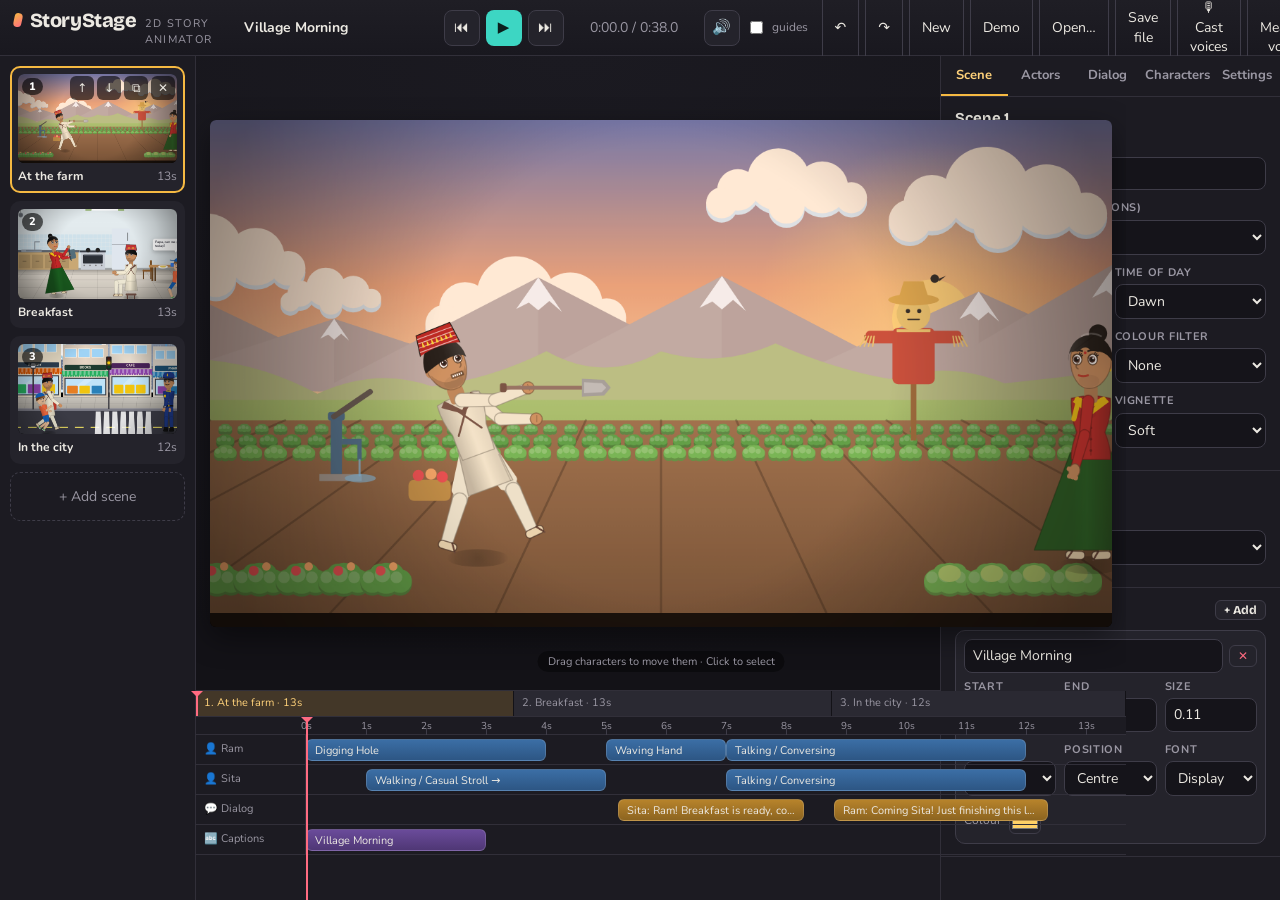
<file: index.html>
<!doctype html>
<html lang="en">
<head>
<meta charset="utf-8">
<meta name="viewport" content="width=device-width, initial-scale=1">
<title>StoryStage – 2D Story Animator</title>
<meta name="description" content="Build 2D animated stories in your browser: characters, 50 scenes, 65+ actions, dialog with TTS/recording/upload, and MP4 export. No install, no server.">
<link rel="icon" href="data:image/svg+xml,%3Csvg xmlns='http://www.w3.org/2000/svg' viewBox='0 0 64 64'%3E%3Crect width='64' height='64' rx='14' fill='%2318171d'/%3E%3Ccircle cx='32' cy='22' r='10' fill='%23f5b942'/%3E%3Crect x='20' y='34' width='24' height='22' rx='6' fill='%233dd6c3'/%3E%3C/svg%3E">
<link rel="preconnect" href="https://fonts.googleapis.com">
<link rel="preconnect" href="https://fonts.gstatic.com" crossorigin>
<link href="https://fonts.googleapis.com/css2?family=Bricolage+Grotesque:opsz,wght@12..96,500;12..96,700;12..96,800&family=Nunito:wght@400;600;700;800&display=swap" rel="stylesheet">
<link rel="stylesheet" href="css/app.css">
</head>
<body>
<div id="app" class="app">
  <header class="topbar">
    <div class="brand"><span class="brand-mark"></span><span class="brand-name">StoryStage</span><span class="brand-sub">2D story animator</span></div>
    <input id="projectTitle" class="title-input" value="My Story" title="Project title" spellcheck="false">
    <div class="transport">
      <button id="btnStart" class="icon" title="Go to start (Home)">⏮</button>
      <button id="btnPlay" class="icon primary" title="Play / pause (Space)">▶</button>
      <button id="btnEnd" class="icon" title="Go to end (End)">⏭</button>
      <span id="timeDisplay" class="time">0:00.0 / 0:00.0</span>
      <button id="btnMute" class="icon" title="Mute preview audio">🔊</button>
      <label class="chk small" title="Show stage guides"><input type="checkbox" id="chkGuides"> guides</label>
    </div>
    <div class="actions">
      <button id="btnUndo" class="ghost" title="Undo (Ctrl+Z)">↶</button>
      <button id="btnRedo" class="ghost" title="Redo (Ctrl+Y)">↷</button>
      <button id="btnNew" class="ghost">New</button>
      <button id="btnSample" class="ghost" title="Load the demo story">Demo</button>
      <button id="btnOpen" class="ghost">Open…</button>
      <button id="btnSave" class="ghost">Save file</button>
      <button id="btnCast" class="ghost" title="Choose the voice of every character in one place (browser voices or Gemini)">🎙 Cast voices</button>
      <button id="btnMeasure" class="ghost" title="Measure every spoken line in one click and fix scene lengths + lip-sync">⏱ Measure voices</button>
      <button id="btnExport" class="accent">Export video</button>
    </div>
  </header>

  <aside class="scenes-panel" id="scenesPanel"></aside>

  <main class="center">
    <div class="stage-wrap" id="stageWrap">
      <canvas id="stage" width="1280" height="720"></canvas>
      <div class="stage-hint" id="stageHint">Drag characters to move them · Click to select</div>
    </div>
    <div class="timeline" id="timeline"></div>
  </main>

  <aside class="inspector" id="inspector">
    <nav class="tabs" id="tabs">
      <button data-tab="scene" class="active">Scene</button>
      <button data-tab="actors">Actors</button>
      <button data-tab="dialog">Dialog</button>
      <button data-tab="characters">Characters</button>
      <button data-tab="settings">Settings</button>
    </nav>
    <div class="tab-body" id="tabBody"></div>
  </aside>

  <div id="modal" class="modal hidden"><div class="modal-card" id="modalCard"></div></div>
  <div id="toast" class="toast hidden"></div>
  <input type="file" id="fileInput" hidden>
</div>
<script type="module" src="js/main.js"></script>
</body>
</html>
</file>
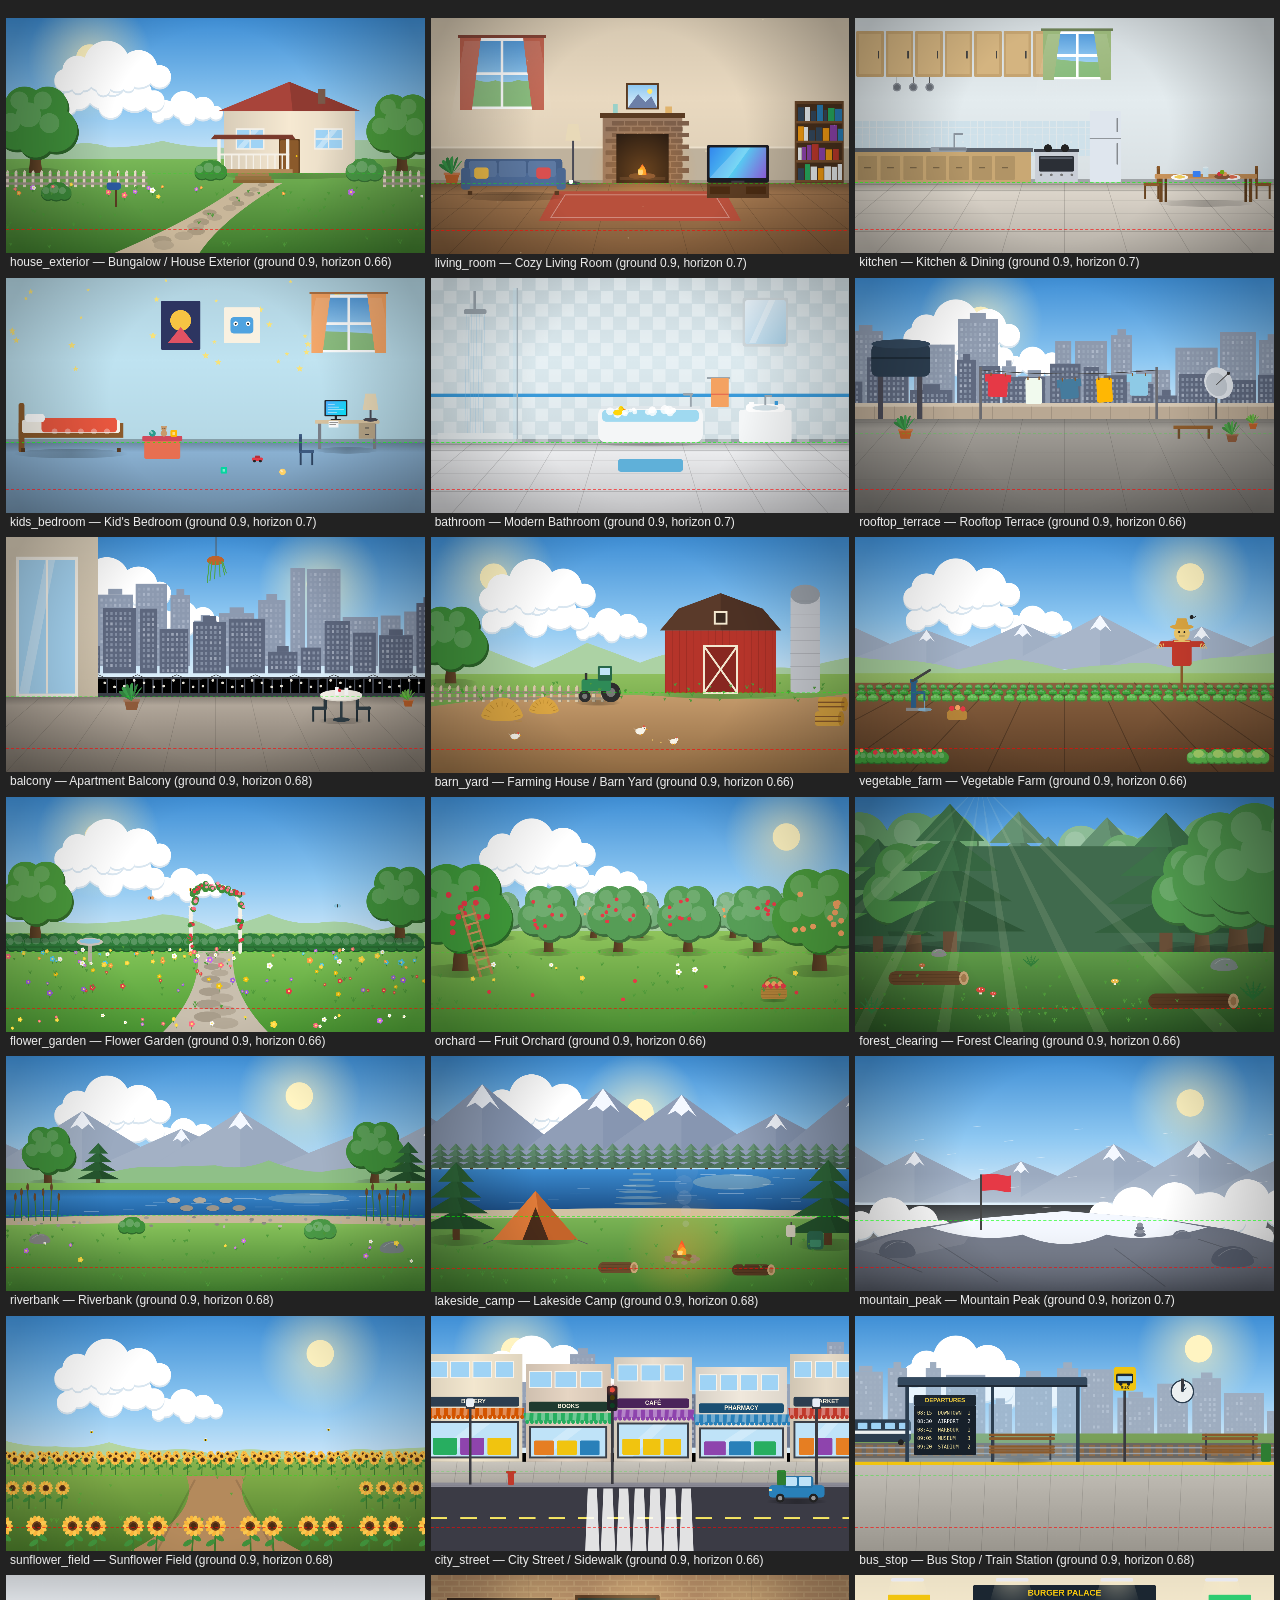
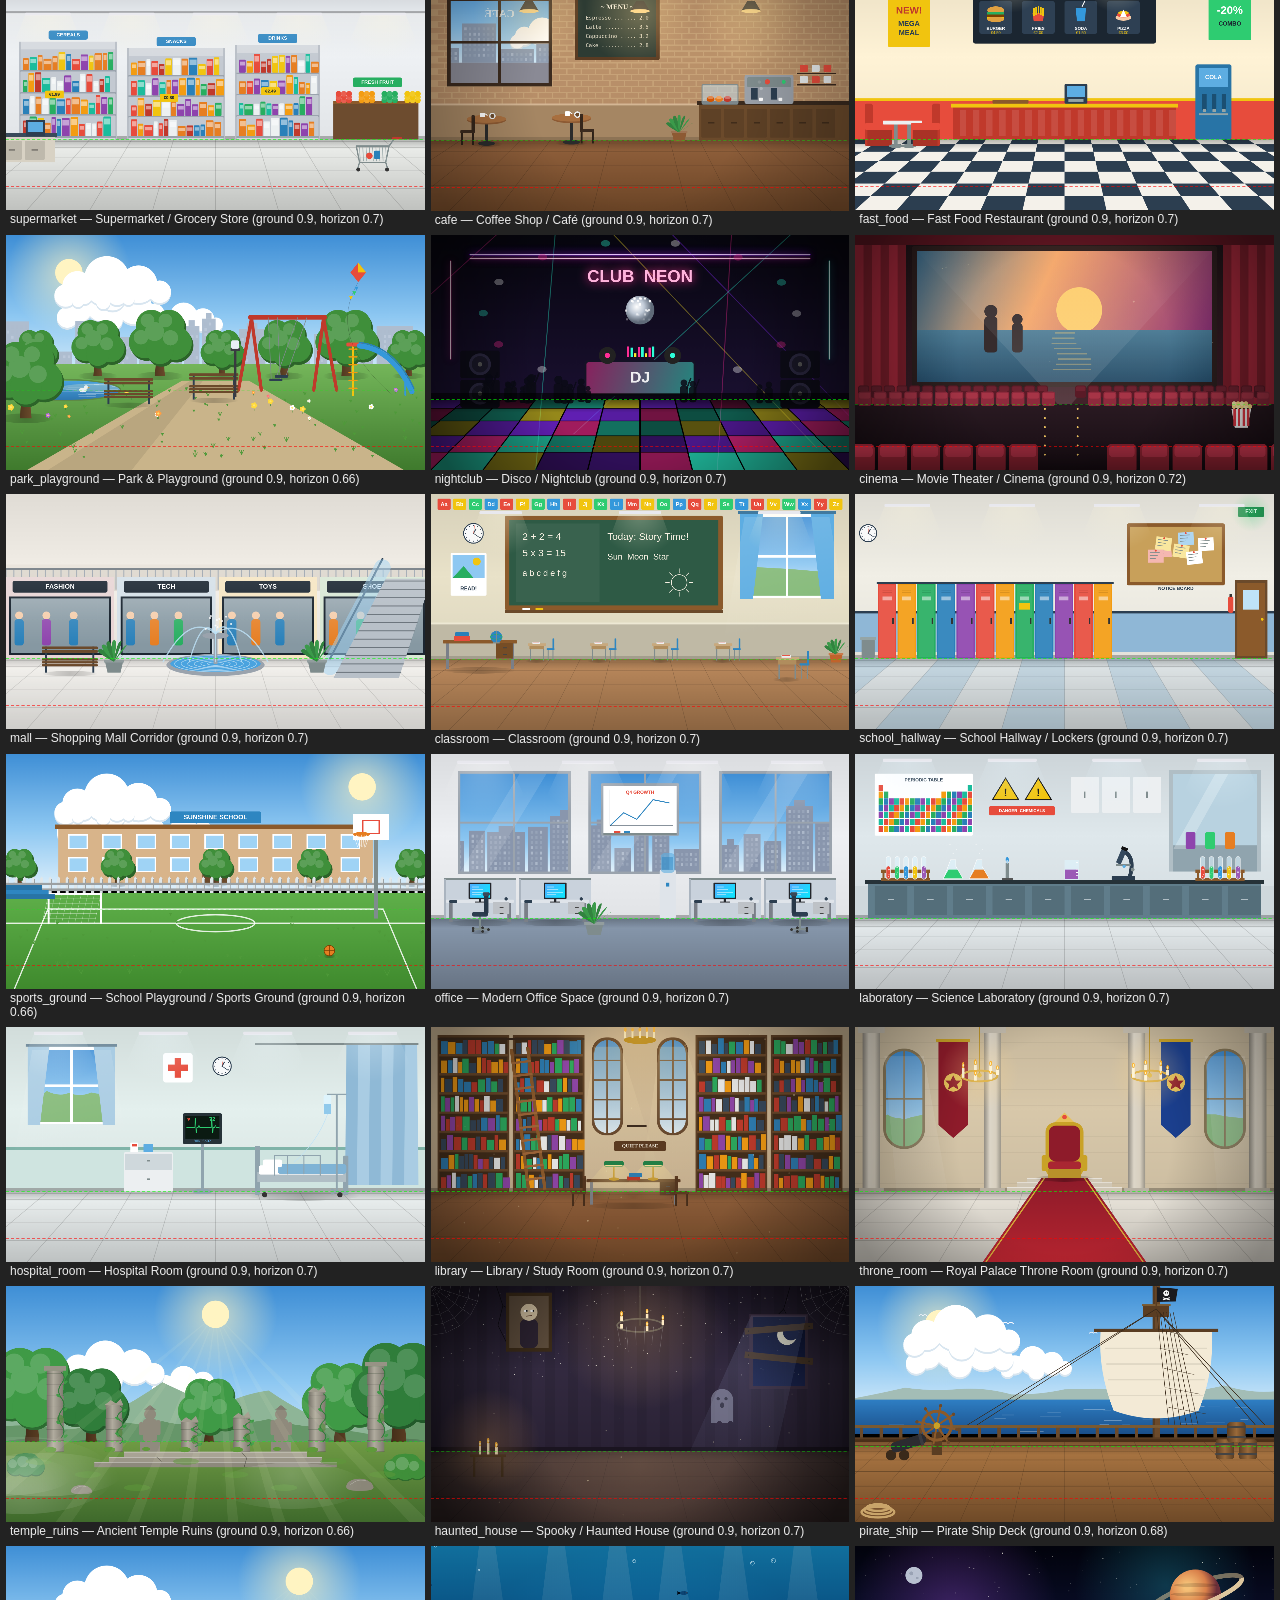
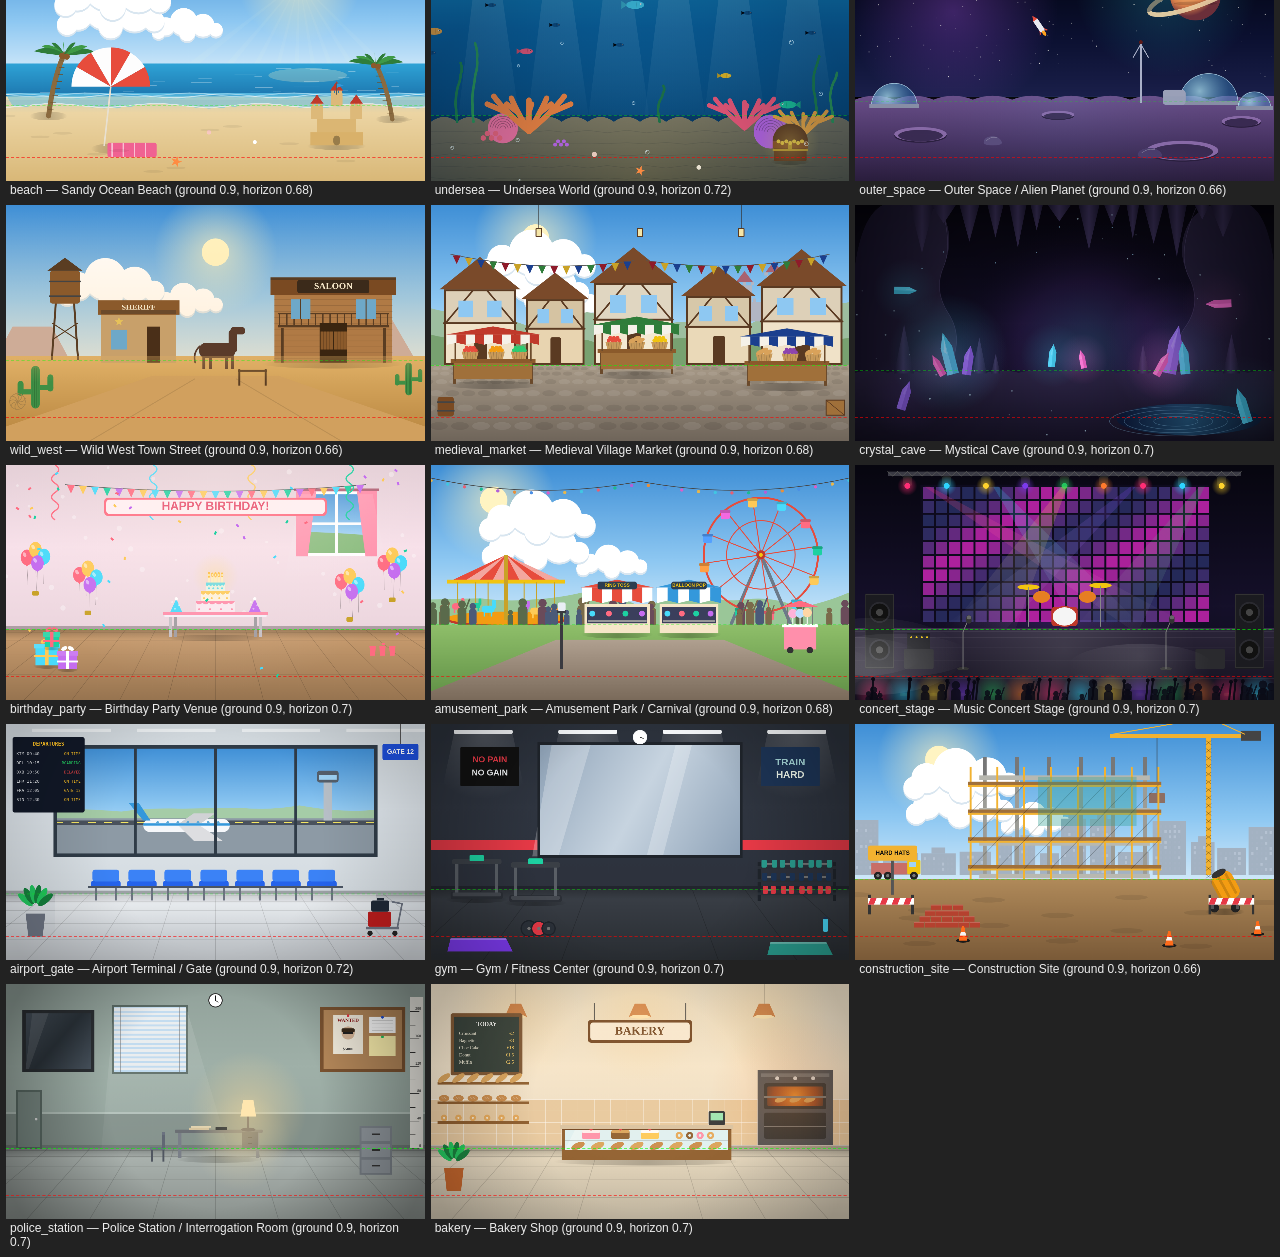
<file: test/gallery.html>
<!doctype html>
<html>
<head>
<meta charset="utf-8">
<title>Scene gallery</title>
<style>
  body { margin: 0; background: #222; color: #eee; font: 12px sans-serif; }
  .grid { display: grid; grid-template-columns: repeat(3, 1fr); gap: 6px; padding: 6px; }
  figure { margin: 0; }
  figcaption { padding: 2px 4px; }
  canvas { width: 100%; display: block; background: #000; }
  #err { color: #f66; white-space: pre-wrap; padding: 6px; }
</style>
</head>
<body>
<div id="err"></div>
<div class="grid" id="grid"></div>
<script type="module">
  // Usage: gallery.html?file=daily&tod=day&t=2   (file = category file name without .js, or "all")
  const q = new URLSearchParams(location.search);
  const file = q.get('file') || 'all';
  const tod = q.get('tod') || 'day';
  const t = parseFloat(q.get('t') || '1.5');
  const weather = q.get('weather') || 'none';
  const err = document.getElementById('err');
  window.addEventListener('error', (e) => { err.textContent += e.message + '\n'; });
  try {
    let scenes;
    if (file === 'all') scenes = (await import('../js/engine/scenes/index.js')).SCENES;
    else scenes = (await import(`../js/engine/scenes/${file}.js`)).default;
    const grid = document.getElementById('grid');
    for (const s of scenes) {
      const fig = document.createElement('figure');
      const c = document.createElement('canvas'); c.width = 1280; c.height = 720;
      const cap = document.createElement('figcaption'); cap.textContent = `${s.id} — ${s.name} (ground ${s.groundY}, horizon ${s.horizonY})`;
      fig.append(c, cap); grid.append(fig);
      const ctx = c.getContext('2d');
      const env = { W: 1280, H: 720, t, tod, seed: 1, weather };
      try {
        s.paint(ctx, env);
        if (s.paintFront) s.paintFront(ctx, env);
        // draw ground/horizon guides
        ctx.strokeStyle = 'rgba(255,0,0,0.6)'; ctx.lineWidth = 2; ctx.setLineDash([8, 8]);
        ctx.beginPath(); ctx.moveTo(0, s.groundY * 720); ctx.lineTo(1280, s.groundY * 720); ctx.stroke();
        ctx.strokeStyle = 'rgba(0,255,0,0.6)'; ctx.beginPath(); ctx.moveTo(0, s.horizonY * 720); ctx.lineTo(1280, s.horizonY * 720); ctx.stroke();
        ctx.setLineDash([]);
      } catch (e) { err.textContent += `${s.id}: ${e.stack}\n`; }
    }
  } catch (e) { err.textContent += e.stack; }
  document.body.dataset.done = '1';
</script>
</body>
</html>
</file>
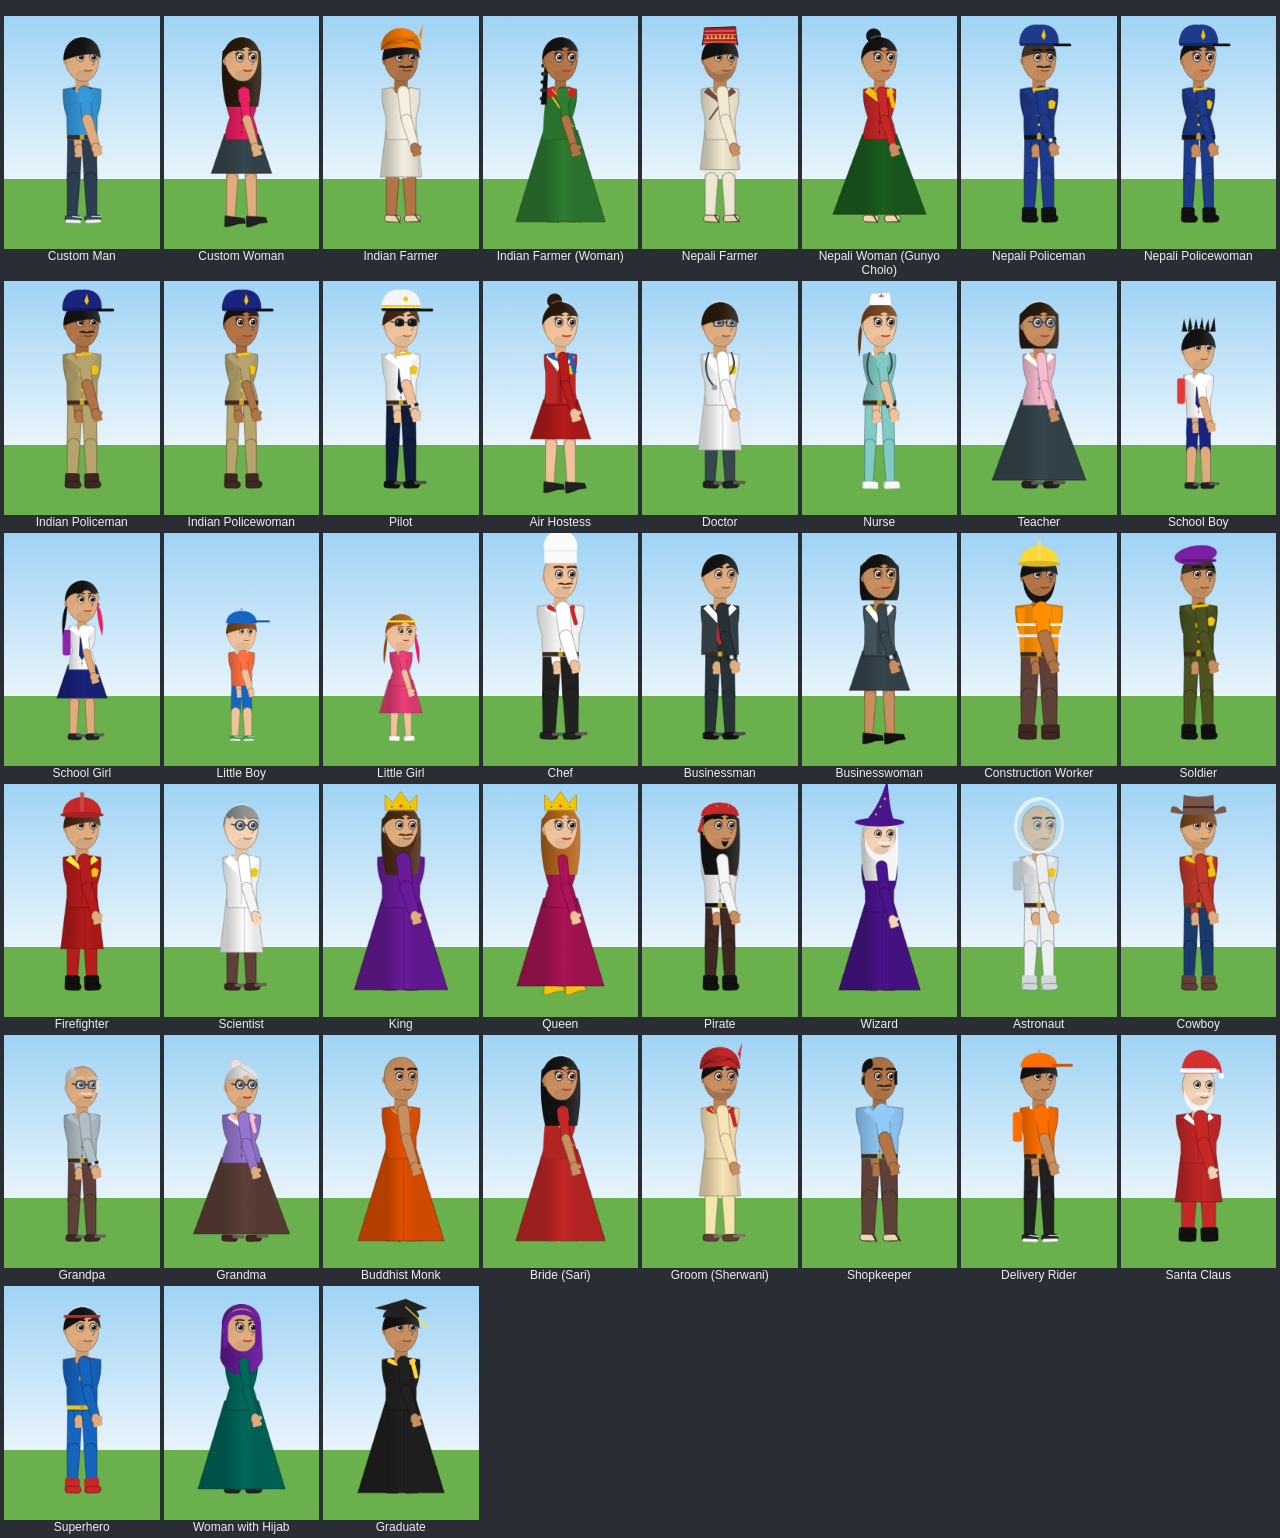
<file: test/rig.html>
<!doctype html>
<html>
<head>
<meta charset="utf-8">
<title>Rig test</title>
<style>
  body { margin: 0; background: #2a2d34; color: #eee; font: 12px sans-serif; }
  .grid { display: grid; grid-template-columns: repeat(var(--cols, 8), 1fr); gap: 4px; padding: 4px; }
  figure { margin: 0; text-align: center; }
  canvas { width: 100%; display: block; background: linear-gradient(#9fd3f5, #e8f4fb 70%, #6ab04c 70%); }
  #err { color: #f66; white-space: pre-wrap; padding: 6px; }
</style>
</head>
<body>
<div id="err"></div>
<div class="grid" id="grid"></div>
<script type="module">
  // ?mode=presets | actions | frame   &t=1.2 &preset=pilot &front=1
  const q = new URLSearchParams(location.search);
  const mode = q.get('mode') || 'presets';
  const t = parseFloat(q.get('t') || '0.6');
  const err = document.getElementById('err');
  window.addEventListener('error', (e) => { err.textContent += e.message + '\n'; });
  const grid = document.getElementById('grid');
  try {
    const { drawCharacter } = await import('../js/engine/character.js');
    const { PRESETS, presetAppearance } = await import('../js/engine/presets.js');
    const { ACTIONS, poseAt } = await import('../js/engine/actions.js');
    const cell = (label, w = 200, h = 300) => {
      const fig = document.createElement('figure');
      const c = document.createElement('canvas'); c.width = w; c.height = h;
      const cap = document.createElement('figcaption'); cap.textContent = label;
      fig.append(c, cap); grid.append(fig);
      return c.getContext('2d');
    };
    if (mode === 'presets') {
      grid.style.setProperty('--cols', 8);
      for (const p of PRESETS) {
        const ctx = cell(p.name);
        const pose = poseAt(ACTIONS[0], t);
        drawCharacter(ctx, p.app, pose, { x: 100, y: 270, scale: 2.4, facing: 1, orientation: q.get('front') ? 'front' : 'side', t });
      }
    } else if (mode === 'actions') {
      grid.style.setProperty('--cols', 8);
      const app = presetAppearance(q.get('preset') || 'custom_male');
      for (const a of ACTIONS) {
        const ctx = cell(a.name);
        const pose = poseAt(a, t);
        drawCharacter(ctx, app, pose, { x: 100, y: 270, scale: 2.2, facing: 1, t });
      }
    } else if (mode === 'frame') {
      grid.style.setProperty('--cols', 1);
      const { renderFrame } = await import('../js/engine/renderer.js');
      const { createSampleProject } = await import('../js/state.js');
      const project = createSampleProject();
      const ctx = cell('frame', 1280, 720);
      renderFrame(ctx, project, t, { width: 1280, height: 720, showGuides: !!q.get('guides') });
    }
  } catch (e) { err.textContent += e.stack; }
  document.body.dataset.done = '1';
</script>
</body>
</html>
</file>
<file: css/app.css>
:root {
  --ink: #131217;
  --panel: #1c1b22;
  --panel-2: #24232b;
  --line: #312f39;
  --line-2: #3e3c48;
  --text: #ece9e2;
  --muted: #9a97a3;
  --amber: #f5b942;
  --amber-2: #ffd27a;
  --teal: #3dd6c3;
  --rose: #ff6b81;
  --green: #7ad67a;
  --shadow: 0 10px 30px rgba(0,0,0,.45);
  --radius: 12px;
  --font-display: "Bricolage Grotesque", "Nunito", system-ui, sans-serif;
  --font-body: "Nunito", "Segoe UI", system-ui, sans-serif;
}
* { box-sizing: border-box; }
html, body { height: 100%; margin: 0; }
body { background: var(--ink); color: var(--text); font: 14px/1.4 var(--font-body); overflow: hidden; }
button, input, select, textarea { font: inherit; color: inherit; }
button { cursor: pointer; border: 1px solid var(--line-2); background: var(--panel-2); border-radius: 8px; padding: 6px 12px; transition: background .15s, border-color .15s, transform .05s; }
button:hover { background: #2d2c35; border-color: #4a4856; }
button:active { transform: translateY(1px); }
button.primary { background: var(--teal); color: #0b1f1c; border-color: transparent; font-weight: 800; }
button.primary:hover { background: #5ee6d4; }
button.accent { background: var(--amber); color: #2a1d00; border-color: transparent; font-weight: 800; }
button.accent:hover { background: var(--amber-2); }
button.ghost { background: transparent; }
button.danger { color: var(--rose); }
button.icon { width: 36px; height: 36px; padding: 0; display: inline-grid; place-items: center; font-size: 15px; }
button.tiny { padding: 2px 8px; font-size: 12px; border-radius: 6px; }
button:disabled { opacity: .45; cursor: default; }
input[type=text], input[type=number], select, textarea { background: #15141a; border: 1px solid var(--line-2); border-radius: 8px; padding: 6px 8px; width: 100%; min-width: 0; }
input[type=text]:focus, input[type=number]:focus, select:focus, textarea:focus { outline: none; border-color: var(--teal); box-shadow: 0 0 0 3px rgba(61,214,195,.18); }
input[type=range] { width: 100%; accent-color: var(--amber); }
input[type=color] { width: 32px; height: 28px; padding: 0; border: 1px solid var(--line-2); border-radius: 6px; background: none; cursor: pointer; }
textarea { resize: vertical; min-height: 56px; }
label.chk { display: inline-flex; align-items: center; gap: 6px; cursor: pointer; }
label.chk.small { font-size: 12px; color: var(--muted); }
.hidden { display: none !important; }
.muted { color: var(--muted); }
.small { font-size: 12px; }
.row { display: flex; gap: 8px; align-items: center; }
.row > * { flex: 1; }
.row > .fixed { flex: 0 0 auto; }
.grid2 { display: grid; grid-template-columns: 1fr 1fr; gap: 8px; }
.grid3 { display: grid; grid-template-columns: repeat(3, 1fr); gap: 8px; }
.field { display: flex; flex-direction: column; gap: 4px; margin-bottom: 10px; }
.field > span.lbl { font-size: 11px; letter-spacing: .06em; text-transform: uppercase; color: var(--muted); font-weight: 700; }
.section { padding: 12px 14px; border-bottom: 1px solid var(--line); }
.section h3 { margin: 0 0 10px; font: 700 15px var(--font-display); letter-spacing: .01em; display: flex; align-items: center; justify-content: space-between; gap: 8px; }
.section h3 .right { display: inline-flex; gap: 6px; }
.badge { display: inline-block; padding: 1px 7px; border-radius: 99px; background: var(--panel-2); border: 1px solid var(--line-2); font-size: 11px; color: var(--muted); }
.badge.warn { background: rgba(255,107,129,.15); border-color: rgba(255,107,129,.5); color: var(--rose); }
.badge.ok { background: rgba(122,214,122,.12); border-color: rgba(122,214,122,.45); color: var(--green); }
.chip { display: inline-flex; align-items: center; gap: 4px; padding: 3px 8px; border-radius: 99px; background: var(--panel-2); border: 1px solid var(--line-2); font-size: 12px; cursor: pointer; }
.chip.on { background: rgba(245,185,66,.18); border-color: var(--amber); color: var(--amber-2); }
.swatches { display: flex; flex-wrap: wrap; gap: 6px; }
.swatch { width: 24px; height: 24px; border-radius: 50%; border: 2px solid transparent; cursor: pointer; box-shadow: inset 0 0 0 1px rgba(0,0,0,.4); }
.swatch.on { border-color: var(--amber); }

/* ---------- layout ---------- */
.app { display: grid; grid-template-columns: 196px 1fr 340px; grid-template-rows: 56px 1fr; height: 100vh; }
.topbar { grid-column: 1 / -1; display: flex; align-items: center; gap: 14px; padding: 0 14px; background: linear-gradient(180deg, #1f1e25, #19181f); border-bottom: 1px solid var(--line); }
.brand { display: flex; align-items: baseline; gap: 8px; }
.brand-mark { width: 14px; height: 14px; border-radius: 4px; background: linear-gradient(135deg, var(--amber), var(--rose)); display: inline-block; transform: rotate(12deg); }
.brand-name { font: 800 20px var(--font-display); letter-spacing: -.02em; }
.brand-sub { font-size: 11px; color: var(--muted); text-transform: uppercase; letter-spacing: .12em; }
.title-input { background: transparent; border: 1px solid transparent; border-radius: 8px; padding: 6px 10px; width: 220px; font-weight: 700; }
.title-input:hover, .title-input:focus { border-color: var(--line-2); background: #15141a; outline: none; }
.transport { display: flex; align-items: center; gap: 6px; margin-left: auto; }
.transport .time { font-variant-numeric: tabular-nums; min-width: 128px; text-align: center; color: var(--muted); }
.actions { display: flex; gap: 6px; }

.scenes-panel { background: var(--panel); border-right: 1px solid var(--line); overflow-y: auto; padding: 10px; display: flex; flex-direction: column; gap: 8px; }
.scene-card { position: relative; border: 2px solid transparent; border-radius: 10px; background: var(--panel-2); padding: 6px; cursor: pointer; transition: border-color .15s; }
.scene-card:hover { border-color: var(--line-2); }
.scene-card.active { border-color: var(--amber); }
.scene-card canvas { width: 100%; border-radius: 6px; display: block; background: #000; aspect-ratio: 16 / 9; }
.scene-card .meta { display: flex; justify-content: space-between; align-items: center; margin-top: 5px; font-size: 12px; }
.scene-card .meta b { font-weight: 700; white-space: nowrap; overflow: hidden; text-overflow: ellipsis; max-width: 110px; }
.scene-card .num { position: absolute; top: 10px; left: 10px; background: rgba(0,0,0,.6); color: #fff; font-size: 11px; font-weight: 800; padding: 1px 7px; border-radius: 99px; }
.scene-card .tools { display: none; position: absolute; top: 8px; right: 8px; gap: 3px; }
.scene-card:hover .tools, .scene-card.active .tools { display: flex; }
.scene-card .tools button { width: 24px; height: 24px; padding: 0; font-size: 12px; border-radius: 6px; background: rgba(0,0,0,.6); border-color: transparent; }
.add-scene { border: 1px dashed var(--line-2); border-radius: 10px; padding: 14px; text-align: center; color: var(--muted); background: transparent; }
.add-scene:hover { color: var(--amber); border-color: var(--amber); }

.center { display: grid; grid-template-rows: 1fr 210px; min-width: 0; min-height: 0; background: radial-gradient(1200px 600px at 50% 0%, #1b1a21, var(--ink)); }
.stage-wrap { position: relative; display: grid; place-items: center; padding: 14px; min-height: 0; overflow: hidden; }
#stage { max-width: 100%; max-height: 100%; border-radius: 6px; box-shadow: var(--shadow); background: #000; cursor: default; }
#stage.pick { cursor: crosshair; }
.stage-hint { position: absolute; bottom: 18px; left: 50%; transform: translateX(-50%); font-size: 11px; color: var(--muted); background: rgba(0,0,0,.4); padding: 3px 10px; border-radius: 99px; pointer-events: none; }

/* ---------- timeline ---------- */
.timeline { border-top: 1px solid var(--line); background: var(--panel); display: flex; flex-direction: column; min-height: 0; }
.tl-scenes { display: flex; height: 26px; border-bottom: 1px solid var(--line); position: relative; cursor: pointer; }
.tl-scene { position: relative; height: 100%; border-right: 1px solid var(--ink); background: #2a2932; font-size: 11px; padding: 4px 8px; white-space: nowrap; overflow: hidden; text-overflow: ellipsis; color: var(--muted); }
.tl-scene.active { background: rgba(245,185,66,.18); color: var(--amber-2); }
.tl-body { position: relative; flex: 1; overflow: auto; }
.tl-ruler { position: sticky; top: 0; height: 18px; background: var(--panel); border-bottom: 1px solid var(--line); font-size: 10px; color: var(--muted); z-index: 2; }
.tl-ruler span { position: absolute; top: 2px; transform: translateX(-50%); }
.tl-ruler i { position: absolute; top: 12px; width: 1px; height: 6px; background: var(--line-2); }
.tl-track { position: relative; height: 30px; border-bottom: 1px solid var(--line); }
.tl-track .tl-label { position: sticky; left: 0; display: inline-block; width: 110px; height: 100%; padding: 6px 8px; font-size: 11px; color: var(--muted); background: var(--panel); border-right: 1px solid var(--line); z-index: 1; white-space: nowrap; overflow: hidden; text-overflow: ellipsis; }
.tl-seg { position: absolute; top: 4px; height: 22px; border-radius: 6px; font-size: 11px; line-height: 22px; padding: 0 8px; white-space: nowrap; overflow: hidden; text-overflow: ellipsis; cursor: grab; border: 1px solid rgba(255,255,255,.15); user-select: none; }
.tl-seg.action { background: linear-gradient(180deg, #3b6ea5, #2d5684); }
.tl-seg.dialog { background: linear-gradient(180deg, #b7832b, #8c6420); }
.tl-seg.dialog.overlap { background: linear-gradient(180deg, #c0392b, #8e2a1f); }
.tl-seg.caption { background: linear-gradient(180deg, #6a4b9a, #4f3775); }
.tl-seg.selected { outline: 2px solid var(--amber); }
.tl-seg .grip { position: absolute; right: 0; top: 0; width: 8px; height: 100%; cursor: ew-resize; }
.tl-playhead { position: absolute; top: 0; bottom: 0; width: 2px; background: var(--rose); z-index: 3; pointer-events: none; }
.tl-playhead::before { content: ""; position: absolute; top: 0; left: -5px; border: 6px solid transparent; border-top-color: var(--rose); }
.tl-scrub { position: absolute; left: 110px; right: 0; top: 0; height: 18px; cursor: pointer; z-index: 2; }

/* ---------- inspector ---------- */
.inspector { background: var(--panel); border-left: 1px solid var(--line); display: flex; flex-direction: column; min-height: 0; }
.tabs { display: flex; border-bottom: 1px solid var(--line); }
.tabs button { flex: 1; border: 0; border-radius: 0; background: transparent; padding: 10px 4px; font-weight: 700; color: var(--muted); font-size: 13px; border-bottom: 2px solid transparent; }
.tabs button.active { color: var(--amber-2); border-bottom-color: var(--amber); }
.tab-body { overflow-y: auto; flex: 1; }
.list { display: flex; flex-direction: column; gap: 6px; }
.item { border: 1px solid var(--line-2); border-radius: 10px; padding: 8px; background: var(--panel-2); }
.item.selected { border-color: var(--amber); }
.item .head { display: flex; align-items: center; gap: 6px; margin-bottom: 6px; }
.item .head b { flex: 1; font-size: 13px; white-space: nowrap; overflow: hidden; text-overflow: ellipsis; }
.char-grid { display: grid; grid-template-columns: repeat(4, 1fr); gap: 6px; }
.char-cell { border: 2px solid transparent; border-radius: 10px; background: var(--panel-2); padding: 4px; text-align: center; cursor: pointer; font-size: 10px; color: var(--muted); }
.char-cell:hover { border-color: var(--line-2); }
.char-cell.on { border-color: var(--amber); color: var(--amber-2); }
.char-cell canvas { width: 100%; aspect-ratio: 2 / 3; display: block; border-radius: 6px; background: linear-gradient(#2b3a4a, #1f2a33); }
.preview-canvas { width: 100%; aspect-ratio: 16 / 10; display: block; border-radius: 10px; background: linear-gradient(#93c9ec, #e8f4fb 70%, #5f9e46 70%); }
.actor-pos { display: grid; grid-template-columns: 1fr 1fr auto; gap: 6px; align-items: end; }
.level { height: 6px; border-radius: 3px; background: var(--line); overflow: hidden; }
.level > i { display: block; height: 100%; background: linear-gradient(90deg, var(--green), var(--amber), var(--rose)); width: 0; transition: width .05s; }
.progress { height: 10px; border-radius: 5px; background: var(--line); overflow: hidden; }
.progress > i { display: block; height: 100%; background: linear-gradient(90deg, var(--teal), var(--amber)); width: 0; transition: width .2s; }
.note { font-size: 12px; color: var(--muted); background: rgba(255,255,255,.04); border-left: 3px solid var(--teal); padding: 6px 10px; border-radius: 0 8px 8px 0; margin: 8px 0; }
.note.warn { border-left-color: var(--rose); }
kbd { font-family: inherit; font-size: 11px; background: var(--panel-2); border: 1px solid var(--line-2); border-radius: 4px; padding: 0 5px; }

/* ---------- modal / toast ---------- */
.modal { position: fixed; inset: 0; background: rgba(0,0,0,.6); display: grid; place-items: center; z-index: 50; backdrop-filter: blur(3px); }
.modal-card { width: min(560px, 92vw); max-height: 86vh; overflow-y: auto; background: var(--panel); border: 1px solid var(--line-2); border-radius: 16px; box-shadow: var(--shadow); padding: 18px 20px; }
.modal-card h2 { margin: 0 0 10px; font: 800 22px var(--font-display); letter-spacing: -.01em; }
.toast { position: fixed; bottom: 22px; left: 50%; transform: translateX(-50%); background: #2a2932; border: 1px solid var(--line-2); padding: 10px 16px; border-radius: 10px; box-shadow: var(--shadow); z-index: 60; max-width: 80vw; }
.toast.error { border-color: var(--rose); }

@media (max-width: 1100px) {
  .app { grid-template-columns: 150px 1fr 300px; }
  .brand-sub, .title-input { display: none; }
}
@media (max-width: 860px) {
  body { overflow: auto; }
  .app { display: flex; flex-direction: column; height: auto; }
  .topbar { flex-wrap: wrap; height: auto; padding: 8px; gap: 8px; }
  .transport { margin-left: 0; }
  .scenes-panel { flex-direction: row; overflow-x: auto; border-right: 0; border-bottom: 1px solid var(--line); }
  .scene-card { min-width: 150px; }
  .center { grid-template-rows: auto 200px; }
  .inspector { max-height: 60vh; }
}
</file>
